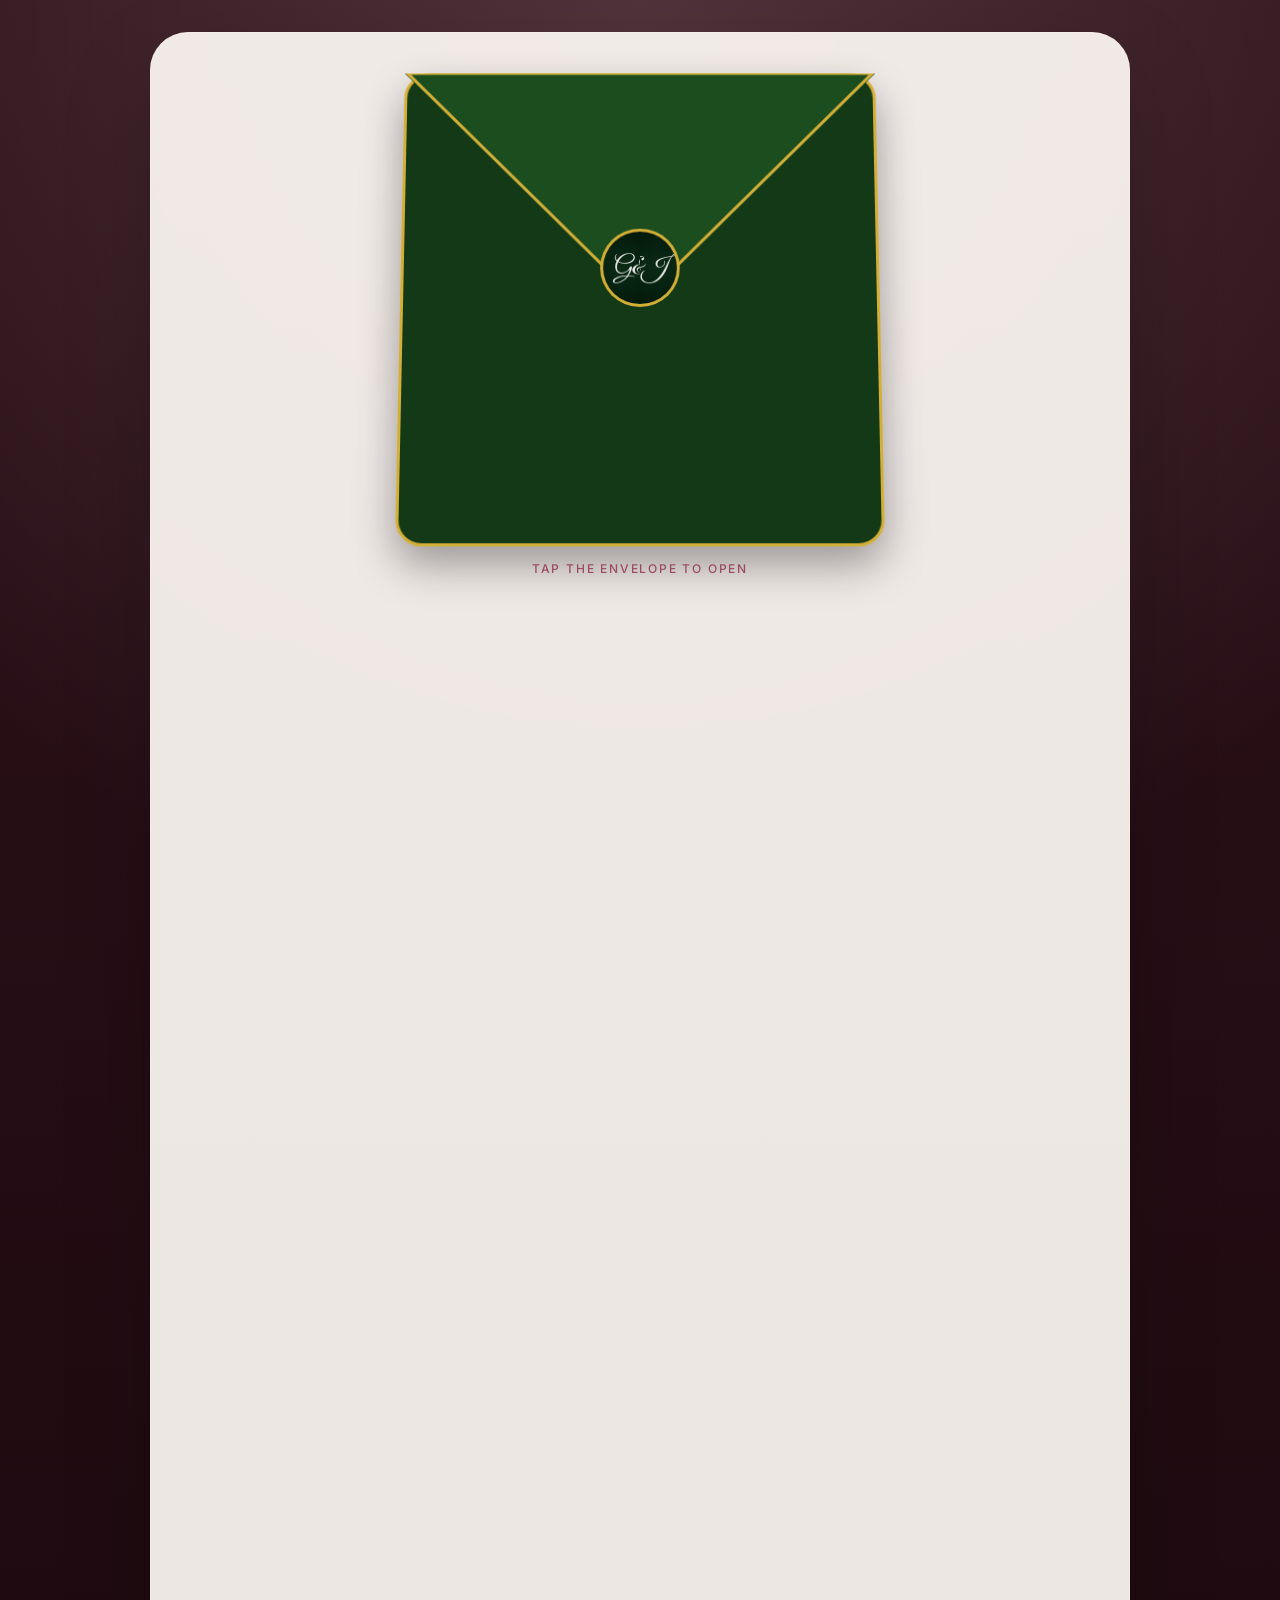
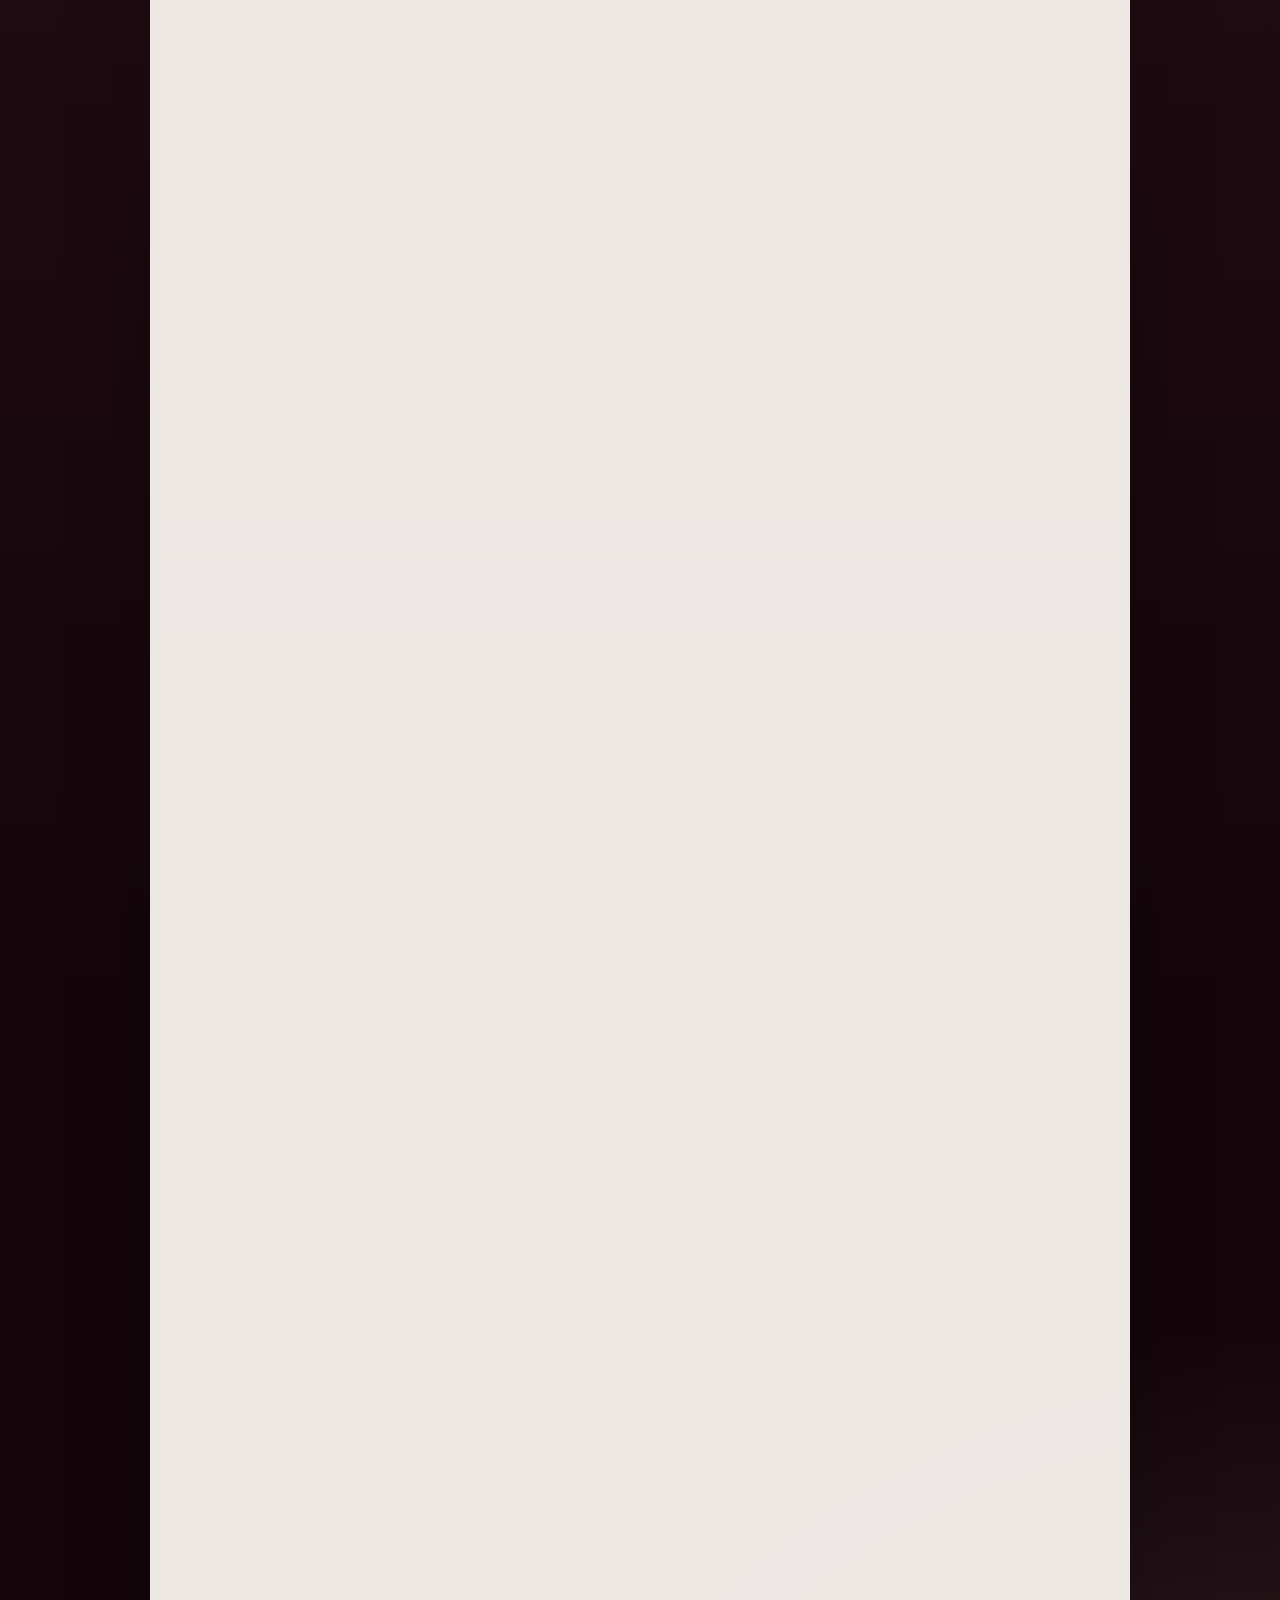
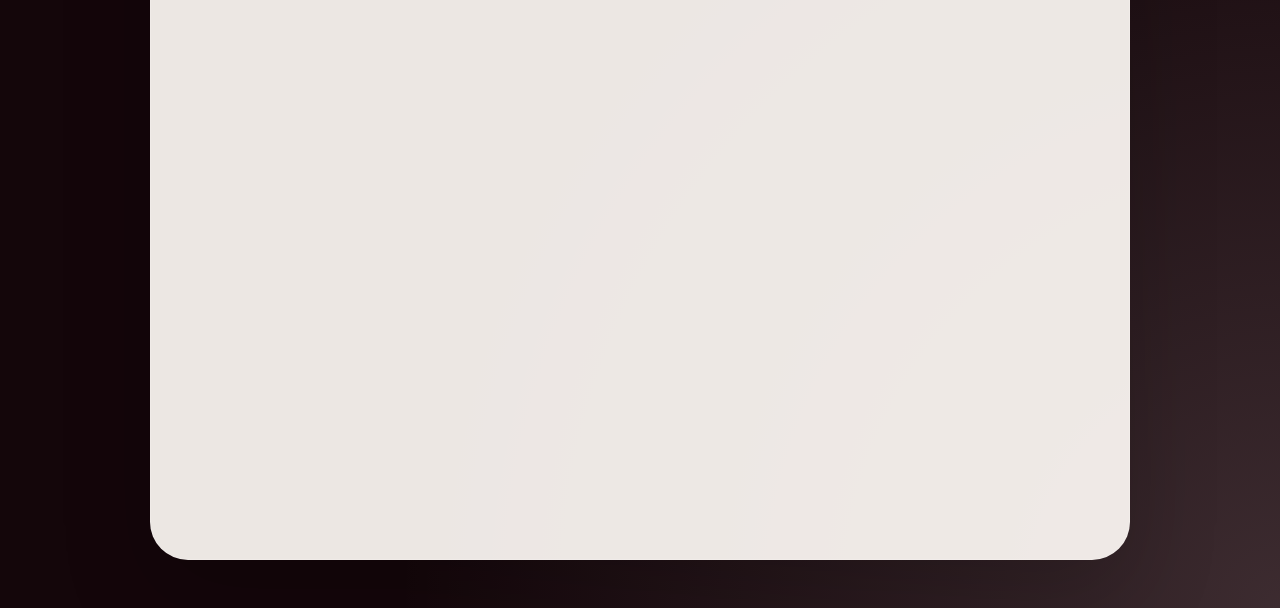
<file: index.html>
<!DOCTYPE html>
<html lang="en">
<head>
  <meta charset="UTF-8" />
  <meta name="viewport" content="width=device-width, initial-scale=1.0" />
  <meta name="theme-color" content="#2f121b" />
  <title>Gavin &amp; Jessica | Wedding Invitation</title>
  <link rel="preconnect" href="https://fonts.googleapis.com" />
  <link rel="preconnect" href="https://fonts.gstatic.com" crossorigin />
  <link href="https://fonts.googleapis.com/css2?family=Great+Vibes&family=Inter:wght@300;400;500;600;700&display=swap" rel="stylesheet" />
  <link rel="stylesheet" href="styles.css" />
</head>
<body>

  <div class="page-shell">
    <main class="card">

      <!-- ── HERO PANEL ── -->
      <section class="hero-panel">

        <div class="envelope-shell clickable-envelope" id="envelopeShell" onclick="openInvitationFromEnvelope()">
          <div class="envelope" id="envelope">

            <div class="envelope-body"></div>

            <div class="envelope-flap">
              <svg viewBox="0 0 480 240" preserveAspectRatio="none" aria-hidden="true">
                <path d="M 0 0 L 480 0 L 240 240 Z" fill="#1b4d1f" />
                <path d="M 3 0 L 477 0 L 240 237 Z" fill="none" stroke="#d4af37" stroke-width="3" />
              </svg>
            </div>

            <div class="seal" id="waxSeal">
              <div class="seal-half left"></div>
              <div class="seal-half right"></div>
            </div>

            <div class="letter">
              <p class="eyebrow">A personal invitation</p>
              <h1>Gavin &amp; Jessica</h1>
              <p class="event">invite you to celebrate their wedding at</p>
              <p class="details">Lartington Hall · 28 Feb 2027 · 12:30 PM</p>
            </div>

          </div>
        </div>

        <!-- Tap prompt — hidden once opened -->
        <p class="tap-hint" id="tapHint" aria-live="polite">Tap the envelope to open</p>

        <!-- Countdown — revealed on open -->
        <div class="countdown-shell" id="countdownShell">
          <div class="countdown-title">Counting down to the big day</div>
          <div class="countdown-container">
            <div class="countdown-block">
              <span class="countdown-number" id="days">--</span>
              <span class="countdown-label">Days</span>
            </div>
            <div class="countdown-divider" aria-hidden="true">•</div>
            <div class="countdown-block">
              <span class="countdown-number" id="hours">--</span>
              <span class="countdown-label">Hours</span>
            </div>
            <div class="countdown-divider" aria-hidden="true">•</div>
            <div class="countdown-block">
              <span class="countdown-number" id="minutes">--</span>
              <span class="countdown-label">Mins</span>
            </div>
            <div class="countdown-divider" aria-hidden="true">•</div>
            <div class="countdown-block">
              <span class="countdown-number" id="seconds">--</span>
              <span class="countdown-label">Secs</span>
            </div>
          </div>
        </div>

        <!-- RSVP button — revealed on open -->
        <div class="button-row">
          <a class="tertiary-button" href="rsvp.html">RSVP &amp; Details</a>
        </div>

      </section>

      <!-- ── DETAILS PANEL (revealed on open) ── -->
      <div class="details-panel" id="detailsPanel">

        <!-- Story + photos -->
        <section class="section story-panel">
          <div class="text-block">
            <p class="eyebrow">Our story</p>
            <h2>From first hello to "I do"</h2>
            <p>Our story began in the summer of 2021, when Gavin joined Match.com "just to support a friend," then immediately forgot that noble mission and messaged Jess instead. Against all known laws of online dating, it became one of those rare internet matches that actually works — the kind people swear only happens in adverts.</p>
            <p>We met at South Shields seafront for what was meant to be a quick chat. Instead, we talked for so long that the pub had to politely escort us out because we didn't notice it was closing. It was the kind of first date that makes you think, "Okay… either this is fate, or we've both accidentally catfished each other in a good way."</p>
            <p>Since then, life together has been a blend of romance, chaos, and Gavin's questionable navigation skills. With holidays to Tenerife, London, and Japan; where Gavin managed to get us lost in Shinjuku Station for hours while searching for Godzilla's head. We eventually ended up four miles in the wrong direction, wandering through the business district like two tourists who'd lost both the plot and the map.</p>
            <p>In January 2024, we bought our first home. Within a week, we also adopted our dog, Zico. Jess had rules: small to medium dog, sensible breed, manageable size. Gavin ignored every single one. He returned with a 50kg German Shepherd–Belgian Malinois mix who has the energy of a caffeinated toddler, the opinions of a talk‑show host, and the vocal range of a foghorn. He loves everyone, never stops talking, and argues with Gavin daily — loudly, like a furry, four‑legged union rep, often winning.</p>
            <p>That summer, Gavin proposed, dropping to one knee like a budget Disney prince who'd rehearsed this moment in his head a thousand times. Jess, five duck‑sauce cocktails deep, responded with the immortal words: "Are you serious or taking the piss?" Gavin remained on one knee long enough to consider early retirement, but eventually she said yes.</p>
            <p>Jess insisted on a ruby ring; not because she "didn't want anything too expensive," but because ruby is the birthstone they share. Born 368 days apart, it felt like the perfect symbol of two lives that were always meant to meet.</p>
            <p>Now, after years of travel, laughter, late‑night conversations, and one very spoiled dog, we're ready for the next chapter and we can't wait to celebrate it with you.</p>
          </div>

          <div class="photo-grid">
            <figure class="photo-card">
              <img src="assets/tenerife.jpg" alt="Gavin and Jessica in Tenerife" class="photo-image" loading="lazy" />
            </figure>
            <figure class="photo-card">
              <img src="assets/all of us.jpg" alt="Family memory" class="photo-image" loading="lazy" />
            </figure>
            <figure class="photo-card">
              <img src="assets/godzilla.jpg" alt="Couple portrait" class="photo-image" loading="lazy" />
            </figure>
          </div>
        </section>

        <!-- Donation / Gifts Note -->
        <section class="section">
          <div class="donation-box">
            <p><strong>Gifts</strong> — We truly mean it when we say having you there is the greatest gift. If you do wish to mark the day with a gift, a donation to <a href="https://www.macmillan.org.uk" target="_blank" rel="noopener">Macmillan Cancer Support</a> or <a href="https://www.cysticfibrosis.org.uk/" target="_blank" rel="noopener">Cystic Fibrosis Trust</a> would be received with heartfelt thanks. These charities mean a great deal to our family and friends, and supporting them feels like the most meaningful way to celebrate.
            </p>
            <p style="margin-top:0.6rem; color:#444;">Whether you give or not, please know your kindness — and simply sharing the day with us — is more than enough.</p>
          </div>
        </section>

        <!-- Venue / Schedule / Accommodation -->
        <section class="section details-grid">
          <article>
            <h3>Venue</h3>
            <p>Lartington Hall, County Durham. A beautiful historic estate with gardens, manor rooms, and warm hospitality.</p>
            <p>Lartington Lane<br>Barnard Castle,<br>DL12 9BW</p>
          </article>

          <article>
            <h3>Event Schedule</h3>
            <p>Arrival from 11 AM, followed by the 12:30 PM ceremony, and then the dinner and reception.</p>
            <div class="travel-warning">
              <strong>Important Travel Note</strong>
              <p>Taxis are very difficult to hire spontaneously in this rural area. There is very limited availability at night in Barnard Castle — please book your midnight transport weeks in advance.</p>
            </div>
          </article>

          <article>
            <h3>Accommodation</h3>
            <p>There are limited boutique rooms available on-site at <strong>Lartington Hall</strong>.</p>
            <p>Further luxury rooms are available at our sister venue, <strong>Runa Farm</strong>, just a short 11-minute drive away.</p>
            <p class="highlight-action">Online Booking will be available through the venue website, Please indicate with your RSVP response if you require a room and we will provide the booking code.</p>
            <p style="margin-top: 1.5rem;"><a href="room-booking.html" style="color: #8f2c4b; text-decoration: underline; font-weight: 600;">View room booking information &rarr;</a></p>
          </article>
        </section>

      </div>
      <!-- /.details-panel -->

    </main>
  </div>

<script src="main.js"></script>
<script src="script.js"></script>
  <script>
 function openInvitationFromEnvelope() {
    if (document.body.classList.contains("invitation-open")) return;
    openEnvelope();
    const hint = document.getElementById("tapHint");
    if (hint) hint.style.display = "none";
    const shell = document.getElementById("envelopeShell");
    if (shell) shell.onclick = null;
  }
</script>
</body>
</html>
</file>
<file: styles.css>
﻿/* -------------------------------------------------------
   GLOBAL & ROOT RESET
------------------------------------------------------- */
:root {
  color-scheme: light;
  font-family: Inter, system-ui, -apple-system, BlinkMacSystemFont, "Segoe UI", sans-serif;
  background: radial-gradient(circle at top, rgba(255, 229, 225, 0.16), transparent 25%),
              radial-gradient(circle at bottom right, rgba(245, 214, 221, 0.18), transparent 22%),
              linear-gradient(180deg, #2f121b 0%, #14060a 68%);
  color: #f3ece7;
}

*, *::before, *::after {
  box-sizing: border-box;
}

html, body {
  margin: 0;
  padding: 0;
  width: 100%;
  min-height: 100vh;
  overflow-x: hidden;
  background-attachment: fixed;
}

body::before {
  content: "";
  position: fixed;
  inset: 0;
  background-image: radial-gradient(rgba(255,255,255,0.05) 1px, transparent 1px);
  background-size: 48px 48px;
  opacity: 0.18;
  pointer-events: none;
}

/* -------------------------------------------------------
   LAYOUT WRAPPERS
------------------------------------------------------- */
.page-shell {
  display: flex;
  justify-content: center;
  align-items: flex-start;
  width: 100%;
  min-height: 100vh;
  padding: 2rem 1rem 3rem;
}

.card {
  position: relative;
  width: min(100%, 980px);
  margin: 0 auto;
  overflow: visible;
  border-radius: 38px;
  background: rgba(255, 251, 247, 0.92);
  border: 1px solid rgba(255, 255, 255, 0.18);
  box-shadow: 0 36px 90px rgba(0, 0, 0, 0.18);
}

.card > * {
  padding: 2rem;
}

.hero-panel {
  text-align: center;
  position: relative;
  padding-bottom: 3rem;
  width: 100%;
}

/* -------------------------------------------------------
   TAP HINT
------------------------------------------------------- */
.tap-hint {
  font-family: 'Inter', sans-serif;
  font-size: 0.75rem;
  font-weight: 500;
  letter-spacing: 0.15em;
  text-transform: uppercase;
  color: #8f2c4b;
  margin: 0 0 1rem;
  opacity: 0.8;
  transition: opacity 0.4s ease;
}

/* -------------------------------------------------------
   ENVELOPE SYSTEM
------------------------------------------------------- */
.envelope-shell {
  display: flex;
  justify-content: center;
  perspective: 2000px;
  margin-bottom: 1rem;
  position: relative;
  width: 100%;
  height: 480px;
  transition: height 1.2s cubic-bezier(0.34, 1.56, 0.64, 1);
}

.clickable-envelope {
  cursor: pointer;
}

.clickable-envelope:hover .seal {
  transform: translate(-50%, -50%) scale(1.06);
  transition: transform 0.3s ease;
}

.invitation-open .envelope-shell {
  height: 320px;
}

.envelope {
  position: absolute;
  width: 480px;
  height: 480px;
  transform-style: preserve-3d;
  transition: transform 1.2s cubic-bezier(0.34, 1.56, 0.64, 1);
  transform: rotateX(10deg);
}

.invitation-open .envelope {
  transform: translateY(160px) rotateX(0deg);
}

/* Envelope body (the green pocket) */
.envelope-body {
  position: absolute;
  inset: 0;
  background: #133916;
  border: 3px solid #d4af37;
  border-radius: 26px;
  box-shadow: 0 18px 40px rgba(0,0,0,0.35);
  z-index: 1;
}

/* SVG flap — triangular green lid */
.envelope-flap {
  position: absolute;
  top: 0;
  left: 0;
  width: 100%;
  height: 50%;
  z-index: 3;
  transform-origin: top center;
  transform-style: preserve-3d;
  transition: transform 0.9s cubic-bezier(0.25, 1, 0.5, 1) 0.15s,
              z-index 0s linear 0.55s;
  overflow: hidden;
}

.envelope-flap svg {
  width: 100%;
  height: 100%;
  display: block;
}

/* Flip the flap back over the top of the envelope */
.envelope.open .envelope-flap {
  transform: rotateX(-180deg);
  z-index: 0;
}

/* -------------------------------------------------------
   WAX SEAL — SPLITS APART ON OPEN
------------------------------------------------------- */
.seal {
  position: absolute;
  left: 50%;
  top: 42%;
  transform: translate(-50%, -50%);
  width: 80px;
  height: 80px;
  z-index: 6;
  pointer-events: none;
  transition: transform 0.3s ease;
}

.seal-half {
  position: absolute;
  top: 0;
  width: 40px;
  height: 80px;
  background: radial-gradient(circle at center, #0b2b13, #072312 45%, #041809 100%);
  border: 3px solid #d4af37;
  overflow: hidden;
  transition: transform 0.6s cubic-bezier(0.36, 0.07, 0.19, 0.97) 0.1s,
              opacity 0.4s ease 0.25s;
}

.seal-half::before {
  content: "G&J";
  position: absolute;
  top: 50%;
  transform: translateY(-50%);
  width: 80px;
  font-family: 'Great Vibes', cursive;
  font-size: 1.6rem;
  color: rgba(255,255,255,0.9);
  text-align: center;
}

.seal-half.left {
  left: 0;
  border-radius: 40px 0 0 40px;
  border-right: none;
}
.seal-half.left::before { left: 0; }

.seal-half.right {
  right: 0;
  border-radius: 0 40px 40px 0;
  border-left: none;
}
.seal-half.right::before { right: 0; }

.envelope.open .seal-half.left {
  transform: translateX(-45px) rotate(-20deg);
  opacity: 0;
}
.envelope.open .seal-half.right {
  transform: translateX(45px) rotate(20deg);
  opacity: 0;
}

/* -------------------------------------------------------
   LETTER (slides up out of the envelope)
------------------------------------------------------- */
.letter {
  position: absolute;
  top: 20%;
  left: 50%;
  transform: translate(-50%, 40px) scale(0.95);
  width: 92%;
  min-height: 65%;
  background: #ffffff;
  padding: 3rem 2.5rem;
  border-radius: 28px;
  box-shadow: 0 10px 30px rgba(0,0,0,0.1);
  opacity: 0;
  z-index: 2;
  transition: transform 1s cubic-bezier(0.34, 1.56, 0.64, 1) 0.65s,
              opacity 0.6s ease 0.65s,
              box-shadow 0.8s ease 0.65s;
}

.envelope.open .letter {
  opacity: 1;
  transform: translate(-50%, -140px) scale(1);
  box-shadow: 0 35px 70px rgba(0,0,0,0.25);
}

/* -------------------------------------------------------
   COUNTDOWN TIMER
------------------------------------------------------- */
.countdown-shell {
  width: 100%;
  max-width: 480px;
  margin: 1.5rem auto 0;
  padding: 1.5rem;
  opacity: 0;
  visibility: hidden;
  transform: translateY(20px);
  transition: opacity 0.9s ease 1s,
              visibility 0.9s ease 1s,
              transform 0.9s cubic-bezier(0.22, 1.0, 0.36, 1.0) 1s;
}

.invitation-open .countdown-shell {
  opacity: 1;
  visibility: visible;
  transform: translateY(0);
}

.countdown-title {
  font-family: 'Inter', sans-serif;
  font-size: 0.75rem;
  font-weight: 600;
  text-transform: uppercase;
  letter-spacing: 0.12em;
  color: #8f2c4b;
  margin-bottom: 1.2rem;
  text-align: center;
}

.countdown-container {
  display: flex;
  justify-content: center;
  align-items: center;
  gap: 1rem;
}

.countdown-block {
  display: flex;
  flex-direction: column;
  align-items: center;
  min-width: 60px;
}

.countdown-number {
  font-family: 'Inter', sans-serif;
  font-size: 2.2rem;
  font-weight: 700;
  color: #64142e;
  line-height: 1;
  margin-bottom: 0.4rem;
}

.countdown-label {
  font-family: 'Inter', sans-serif;
  font-size: 0.7rem;
  text-transform: uppercase;
  letter-spacing: 0.08em;
  color: #666;
  font-weight: 500;
}

.countdown-divider {
  font-size: 1.5rem;
  color: #d4af37;
  opacity: 0.6;
  padding-bottom: 1.2rem;
  user-select: none;
}

/* -------------------------------------------------------
   BUTTONS
------------------------------------------------------- */
.button-row {
  display: flex;
  justify-content: center;
  gap: 1rem;
  flex-wrap: wrap;
  margin-top: 1.5rem;
  opacity: 0;
  visibility: hidden;
  transform: translateY(12px);
  transition: opacity 0.9s ease 1.1s,
              visibility 0.9s ease 1.1s,
              transform 0.9s ease 1.1s;
}

.invitation-open .button-row {
  opacity: 1;
  visibility: visible;
  transform: translateY(0);
}

.tertiary-button {
  display: inline-block;
  padding: 0.9rem 2rem;
  border-radius: 999px;
  background: #133916;
  border: 2px solid #d4af37;
  color: #fff;
  font-family: 'Inter', sans-serif;
  font-size: 0.85rem;
  font-weight: 600;
  letter-spacing: 0.05em;
  cursor: pointer;
  text-decoration: none;
  box-shadow: 0 4px 15px rgba(0,0,0,0.2);
  transition: transform 0.2s ease, box-shadow 0.2s ease, background 0.2s ease;
}

.tertiary-button:hover {
  transform: translateY(-2px);
  background: #1b4d1f;
  box-shadow: 0 8px 24px rgba(0,0,0,0.28);
}

/* -------------------------------------------------------
   DETAILS PANEL
------------------------------------------------------- */
.details-panel {
  width: 100%;
  margin-top: 2rem;
  opacity: 0;
  visibility: hidden;
  background: linear-gradient(135deg, rgba(19,57,22,0.92), rgba(255,255,255,0.96) 70%);
  border-radius: 32px;
  padding: 3rem 2.4rem;
  box-shadow: 0 34px 70px rgba(0,0,0,0.18);
  border: 1px solid rgba(212,175,55,0.28);
  transition: opacity 1s ease 0.4s,
              visibility 1s ease 0.4s,
              transform 1.2s cubic-bezier(0.34, 1.56, 0.64, 1) 0.4s;
  transform: translateY(40px) scale(0.98);
}

.invitation-open .details-panel {
  opacity: 1;
  visibility: visible;
  transform: translateY(0) scale(1);
}

/* -------------------------------------------------------
   STORY PANEL
------------------------------------------------------- */
.story-panel {
  display: flex;
  flex-direction: row;
  align-items: flex-start;
  gap: 2rem;
  width: 100%;
  padding: 2rem;
  border-radius: 32px;
  background: linear-gradient(135deg, rgba(92,23,39,0.95), rgba(13,43,21,0.85) 48%, rgba(255,255,255,0.92));
  overflow: hidden;
}

.story-panel > * {
  flex: 1 1 0;
  min-width: 0;
}

.text-block {
  color: #f3ece7;
}

.text-block .eyebrow {
  font-size: 0.75rem;
  font-weight: 600;
  text-transform: uppercase;
  letter-spacing: 0.15em;
  color: #d4af37;
  margin-bottom: 0.5rem;
}

.text-block h2 {
  font-family: 'Great Vibes', cursive;
  font-size: 2.8rem;
  color: #fff;
  margin: 0 0 1.2rem;
  line-height: 1.2;
}

.text-block p {
  font-size: 0.92rem;
  line-height: 1.8;
  color: rgba(243,236,231,0.85);
  margin-bottom: 0.9rem;
}

/* -------------------------------------------------------
   PHOTO GRID
------------------------------------------------------- */
.photo-grid {
  display: grid;
  grid-template-columns: 1fr;
  gap: 1rem;
}

.photo-card {
  margin: 0;
  padding: 0;
}

.photo-image {
  width: 100%;
  aspect-ratio: 2 / 3;
  object-fit: cover;
  border-radius: 16px;
  display: block;
}

/* -------------------------------------------------------
   DETAILS GRID
------------------------------------------------------- */
.details-grid {
  display: grid;
  grid-template-columns: repeat(3, 1fr);
  gap: 2rem;
  margin-top: 2rem;
  padding: 0;
}

.details-grid > article {
  background: rgba(255,255,255,0.92);
  border-radius: 24px;
  padding: 2rem;
  box-shadow: 0 18px 40px rgba(0,0,0,0.12);
  border: 1px solid rgba(212,175,55,0.22);
}

.details-grid h3 {
  font-family: 'Great Vibes', cursive;
  font-size: 2.4rem;
  color: #133916;
  text-align: center;
  margin: 0 0 1rem;
}

.details-grid p {
  font-family: 'Inter', sans-serif;
  font-size: 0.95rem;
  line-height: 1.75;
  color: #333;
  margin-bottom: 0.75rem;
}

/* -------------------------------------------------------
   DONATION / GIFTS BOX
------------------------------------------------------- */
.donation-box {
  margin: 1.6rem 0;
  padding: 1.4rem 1.6rem;
  background: linear-gradient(180deg, rgba(243,236,231,0.98), rgba(255,255,255,0.96));
  border: 1px solid rgba(19,57,22,0.06);
  border-left: 4px solid rgba(143,44,75,0.12);
  border-radius: 12px;
  color: #333;
  font-size: 0.95rem;
  line-height: 1.6;
}

.donation-box strong { color: #133916; margin-right: 0.4rem; }
.donation-box a { color: #8f2c4b; font-weight: 600; text-decoration: underline; }


.travel-warning {
  margin-top: 1rem;
  padding: 1rem 1.2rem;
  background: rgba(212,175,55,0.1);
  border-left: 3px solid #d4af37;
  border-radius: 8px;
}

.travel-warning strong {
  display: block;
  font-size: 0.75rem;
  text-transform: uppercase;
  letter-spacing: 0.1em;
  color: #8f2c4b;
  margin-bottom: 0.4rem;
}

.travel-warning p {
  font-size: 0.875rem;
  color: #444;
  margin: 0;
}

.highlight-action {
  font-style: italic;
  color: #133916 !important;
  font-weight: 500 !important;
}

/* -------------------------------------------------------
   LETTER TYPOGRAPHY
------------------------------------------------------- */
.letter h1 {
  font-family: 'Great Vibes', cursive;
  font-size: 3.2rem;
  color: #1a1a1a;
  margin: 0.5rem 0;
  line-height: 1.1;
}

.letter .eyebrow {
  font-size: 0.7rem;
  font-weight: 600;
  text-transform: uppercase;
  letter-spacing: 0.15em;
  color: #8f2c4b;
  margin-bottom: 0.25rem;
}

.letter .event {
  font-size: 0.95rem;
  color: #555;
  margin: 0.4rem 0;
}

.letter .details {
  font-size: 0.85rem;
  font-weight: 600;
  color: #133916;
  letter-spacing: 0.05em;
  margin-top: 0.5rem;
}

/* -------------------------------------------------------
   MOBILE OVERRIDES
------------------------------------------------------- */
@media (max-width: 640px) {
  .page-shell {
    padding: 1rem 0.75rem 2rem;
  }

  .card {
    border-radius: 24px;
  }

  .card > * {
    padding: 1.25rem;
  }

  /* Scale envelope down to fit mobile */
  .envelope-shell {
    height: 360px;
  }

  .invitation-open .envelope-shell {
    height: 240px;
  }

  .envelope {
    width: 320px;
    height: 320px;
  }

  .invitation-open .envelope {
    transform: translateY(110px) rotateX(0deg);
  }

  .envelope.open .letter {
    transform: translate(-50%, -90px) scale(1);
  }

  .letter {
    padding: 2rem 1.5rem;
  }

  .letter h1 {
    font-size: 2.4rem;
  }

  /* Countdown */
  .countdown-number {
    font-size: 1.8rem;
    color: #64142e;
  }

  .countdown-container {
    gap: 0.5rem;
  }

  .countdown-block {
    min-width: 44px;
  }

  /* Story panel stacks vertically */
  .story-panel {
    flex-direction: column;
    padding: 1.5rem;
    gap: 1.5rem;
  }

  .story-panel > * {
    width: 100%;
    flex: none;
  }

  .text-block h2 {
    font-size: 2.2rem;
  }

  /* Photos become square row */
  .photo-grid {
    grid-template-columns: repeat(3, 1fr);
    gap: 0.6rem;
  }

  .photo-image {
    aspect-ratio: 1 / 1;
    border-radius: 10px;
  }

  /* Details stack single column */
  .details-grid {
    grid-template-columns: 1fr;
    gap: 1.25rem;
    margin-top: 1.5rem;
  }

  .details-grid > article {
    padding: 1.5rem;
  }

  .details-grid h3 {
    font-size: 2rem;
    text-align: left;
  }

  .details-grid p {
    font-size: 0.9rem;
    text-align: left;
  }

  .details-panel {
    padding: 1.5rem 1rem;
    border-radius: 20px;
  }
}
</file>
